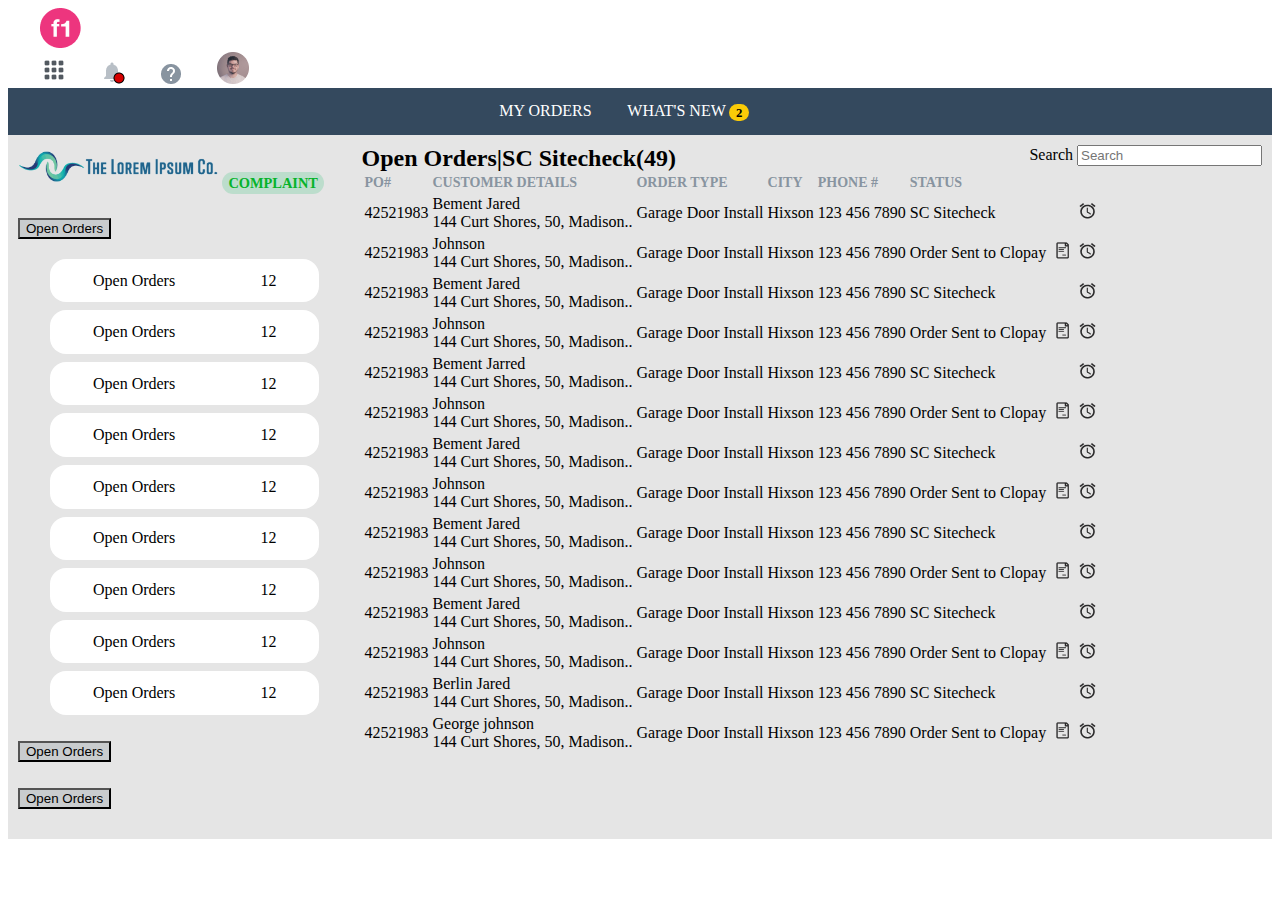
<file: index.html>
<!DOCTYPE html>
<html lang="en">
	<head>
		<meta charset="utf-8" />
		<meta name="viewport" content="width=device-width, initial-scale=1" />
		<title>Bootstrap demo</title>
		<link
			href="https://cdn.jsdelivr.net/npm/bootstrap@5.2.2/dist/css/bootstrap.min.css"
			rel="stylesheet"
			integrity="sha384-Zenh87qX5JnK2Jl0vWa8Ck2rdkQ2Bzep5IDxbcnCeuOxjzrPF/et3URy9Bv1WTRi"
			crossorigin="anonymous"
		/>
		<link rel="stylesheet" href="style.css" />
	</head>
	<body>
		<nav class="navbar bg-dark">
			<div class="container-fluid">
				<a class="navbar-brand text-light"
					><img src="./Assests/logo 2.png"
				/></a>
				<form class="d-flex" role="search">
					<a href=""><img src="./Assests/Group 115.png" /></a>
					<a href=""
						><img src="./Assests/baseline-notifications-24px copy 2.png"
					/></a>
					<a href=""><img src="./Assests/Shape.png" /></a>
					<a href=""><img src="./Assests/Oval Copy 2.png" /></a>
				</form>
			</div>
		</nav>
		<div class="sub-nav">
			<div class="container-fluid">
				<a href="">My Orders</a>
				<a href="order.html">What's New <span>2</span></a>
			</div>
		</div>
		<section class="dashboard">
			<div class="grid-container">
				<div class="">
					<img src="./Assests/Bitmap.png" width="200" alt="" />
					<span class="tag">Complaint</span>
					<div id="orders-accordion">
						<div class="accordion" id="accordionExample">
							<div class="accordion-item" style="background-color: transparent;">
								<h2 class="accordion-header" id="headingOne">
									<button
										class="accordion-button"
										type="button"
										data-bs-toggle="collapse"
										data-bs-target="#collapseOne"
										aria-expanded="true"
										aria-controls="collapseOne"
									>
										Open Orders
									</button>
								</h2>
								<div
									id="collapseOne"
									class="accordion-collapse collapse show"
									aria-labelledby="headingOne"
									data-bs-parent="#accordionExample"
								>
									<div class="accordion-body">
										<div class="box">
											<div class="head">Open Orders</div>
											<div class="num">12</div>
										</div>
										<div class="box">
											<div class="head">Open Orders</div>
											<div class="num">12</div>
										</div>
										<div class="box">
											<div class="head">Open Orders</div>
											<div class="num">12</div>
										</div>
										<div class="box">
											<div class="head">Open Orders</div>
											<div class="num">12</div>
										</div>
										<div class="box">
											<div class="head">Open Orders</div>
											<div class="num">12</div>
										</div>
										<div class="box">
											<div class="head">Open Orders</div>
											<div class="num">12</div>
										</div>
										<div class="box">
											<div class="head">Open Orders</div>
											<div class="num">12</div>
										</div>
										<div class="box">
											<div class="head">Open Orders</div>
											<div class="num">12</div>
										</div>
										<div class="box">
											<div class="head">Open Orders</div>
											<div class="num">12</div>
										</div>
									</div>
								</div>
							</div>
							<div class="accordion-item">
								<h2 class="accordion-header" id="headingTwo">
									<button
										class="accordion-button collapsed"
										type="button"
										data-bs-toggle="collapse"
										data-bs-target="#collapseTwo"
										aria-expanded="false"
										aria-controls="collapseTwo"
									>
										Open Orders
									</button>
								</h2>
								<div
									id="collapseTwo"
									class="accordion-collapse collapse"
									aria-labelledby="headingTwo"
									data-bs-parent="#accordionExample"
								></div>
							</div>
							<div class="accordion-item">
								<h2 class="accordion-header" id="headingThree">
									<button
										class="accordion-button collapsed"
										type="button"
										data-bs-toggle="collapse"
										data-bs-target="#collapseThree"
										aria-expanded="false"
										aria-controls="collapseThree"
									>
										Open Orders
									</button>
								</h2>
								<div
									id="collapseThree"
									class="accordion-collapse collapse"
									aria-labelledby="headingThree"
									data-bs-parent="#accordionExample"
								></div>
							</div>
						</div>
					</div>
				</div>
				<div class="item1">
					<div class="sub-item">
					<div class="heading">
						Open Orders|SC Sitecheck(49)
					</div>
					<div class="forms">
						<label for="inputPassword2" class="visually-hidden">Search</label>
						<input type="text" id="myinput" class="form-control" id="inputPassword2" placeholder="Search" onkeyup="SearchFunc()">
					</div>
				</div>
				
					<table class="table table-striped" id="mytable">
						<thead>
							<tr>
								<td scope="col" class="table-head">PO#</td>
								<td scope="col" class="table-head">Customer Details</td>
								<td scope="col" class="table-head">Order Type</td>
								<td scope="col" class="table-head">City</td>
								<td scope="col" class="table-head">Phone #</td>
								<td scope="col" class="table-head">Status</td>
							
							</tr>
						</thead>
						<tbody>
							<tr>
								<td>42521983</td>

								<td>Bement Jared
									<br>
									144 Curt Shores, 50, Madison..</td>
								<td>Garage Door Install</td>
								<td>Hixson</td>
								<td>123 456 7890</td>
								<td>SC Sitecheck</td>
								<td></td>
								<td><img src="./Assests/Shape1.png" alt=""></td>
							</tr>
							<tr>
								<td>42521983</td>
								<td>Johnson
									<br>
									144 Curt Shores, 50, Madison..
								</td>
								<td>Garage Door Install</td>
								<td>Hixson</td>
								<td>123 456 7890</td>
								<td>Order Sent to Clopay</td>
								<td><img src="./Assests/Group 4 Copy.png" alt=""></td>
								<td><img src="./Assests/Shape1.png" alt=""></td>
							</tr>
							<tr>
								<td>42521983</td>

								<td>Bement Jared
									<br>
									144 Curt Shores, 50, Madison..</td>
								<td>Garage Door Install</td>
								<td>Hixson</td>
								<td>123 456 7890</td>
								<td>SC Sitecheck</td>
								<td></td>
								<td><img src="./Assests/Shape1.png" alt=""></td>
							</tr>
							<tr>
								<td>42521983</td>
								<td>Johnson
									<br>
									144 Curt Shores, 50, Madison..
								</td>
								<td>Garage Door Install</td>
								<td>Hixson</td>
								<td>123 456 7890</td>
								<td>Order Sent to Clopay</td>
								<td><img src="./Assests/Group 4 Copy.png" alt=""></td>
								<td><img src="./Assests/Shape1.png" alt=""></td>
							</tr>
							<tr>
								<td>42521983</td>

								<td>Bement Jarred
									<br>
									144 Curt Shores, 50, Madison..</td>
								<td>Garage Door Install</td>
								<td>Hixson</td>
								<td>123 456 7890</td>
								<td>SC Sitecheck</td>
								<td></td>
								<td><img src="./Assests/Shape1.png" alt=""></td>
							</tr>
							<tr>
								<td>42521983</td>
								<td>Johnson
									<br>
									144 Curt Shores, 50, Madison..
								</td>
								<td>Garage Door Install</td>
								<td>Hixson</td>
								<td>123 456 7890</td>
								<td>Order Sent to Clopay</td>
								<td><img src="./Assests/Group 4 Copy.png" alt=""></td>
								<td><img src="./Assests/Shape1.png" alt=""></td>
							</tr>
							<tr>
								<td>42521983</td>

								<td>Bement Jared
									<br>
									144 Curt Shores, 50, Madison..</td>
								<td>Garage Door Install</td>
								<td>Hixson</td>
								<td>123 456 7890</td>
								<td>SC Sitecheck</td>
								<td></td>
								<td><img src="./Assests/Shape1.png" alt=""></td>
							</tr>
							<tr>
								<td>42521983</td>
								<td>Johnson
									<br>
									144 Curt Shores, 50, Madison..
								</td>
								<td>Garage Door Install</td>
								<td>Hixson</td>
								<td>123 456 7890</td>
								<td>Order Sent to Clopay</td>
								<td><img src="./Assests/Group 4 Copy.png" alt=""></td>
								<td><img src="./Assests/Shape1.png" alt=""></td>
							</tr>
							<tr>
								<td>42521983</td>

								<td>Bement Jared
									<br>
									144 Curt Shores, 50, Madison..</td>
								<td>Garage Door Install</td>
								<td>Hixson</td>
								<td>123 456 7890</td>
								<td>SC Sitecheck</td>
								<td></td>
								<td><img src="./Assests/Shape1.png" alt=""></td>
							</tr>
							<tr>
								<td>42521983</td>
								<td>Johnson
									<br>
									144 Curt Shores, 50, Madison..
								</td>
								<td>Garage Door Install</td>
								<td>Hixson</td>
								<td>123 456 7890</td>
								<td>Order Sent to Clopay</td>
								<td><img src="./Assests/Group 4 Copy.png" alt=""></td>
								<td><img src="./Assests/Shape1.png" alt=""></td>
							</tr>
							<tr>
								<td>42521983</td>

								<td>Bement Jared
									<br>
									144 Curt Shores, 50, Madison..</td>
								<td>Garage Door Install</td>
								<td>Hixson</td>
								<td>123 456 7890</td>
								<td>SC Sitecheck</td>
								<td></td>
								<td><img src="./Assests/Shape1.png" alt=""></td>
							</tr>
							<tr>
								<td>42521983</td>
								<td>Johnson
									<br>
									144 Curt Shores, 50, Madison..
								</td>
								<td>Garage Door Install</td>
								<td>Hixson</td>
								<td>123 456 7890</td>
								<td>Order Sent to Clopay</td>
								<td><img src="./Assests/Group 4 Copy.png" alt=""></td>
								<td><img src="./Assests/Shape1.png" alt=""></td>
							</tr>
							<tr>
								<td>42521983</td>

								<td>Berlin Jared
									<br>
									144 Curt Shores, 50, Madison..</td>
								<td>Garage Door Install</td>
								<td>Hixson</td>
								<td>123 456 7890</td>
								<td>SC Sitecheck</td>
								<td></td>
								<td><img src="./Assests/Shape1.png" alt=""></td>
							</tr>
							<tr>
								<td>42521983</td>
								<td>George johnson
									<br>
									144 Curt Shores, 50, Madison..
								</td>
								<td>Garage Door Install</td>
								<td>Hixson</td>
								<td>123 456 7890</td>
								<td>Order Sent to Clopay</td>
								<td><img src="./Assests/Group 4 Copy.png" alt=""></td>
								<td><img src="./Assests/Shape1.png" alt=""></td>
							</tr>
						</tbody>
					</table>
				</div>
			</div>
		</section>

		<script
			src="https://cdn.jsdelivr.net/npm/bootstrap@5.2.2/dist/js/bootstrap.bundle.min.js"
			integrity="sha384-OERcA2EqjJCMA+/3y+gxIOqMEjwtxJY7qPCqsdltbNJuaOe923+mo//f6V8Qbsw3"
			crossorigin="anonymous"
		>	

	</script>
	<script src="script.js"></script>
	</body>
</html>
</file>
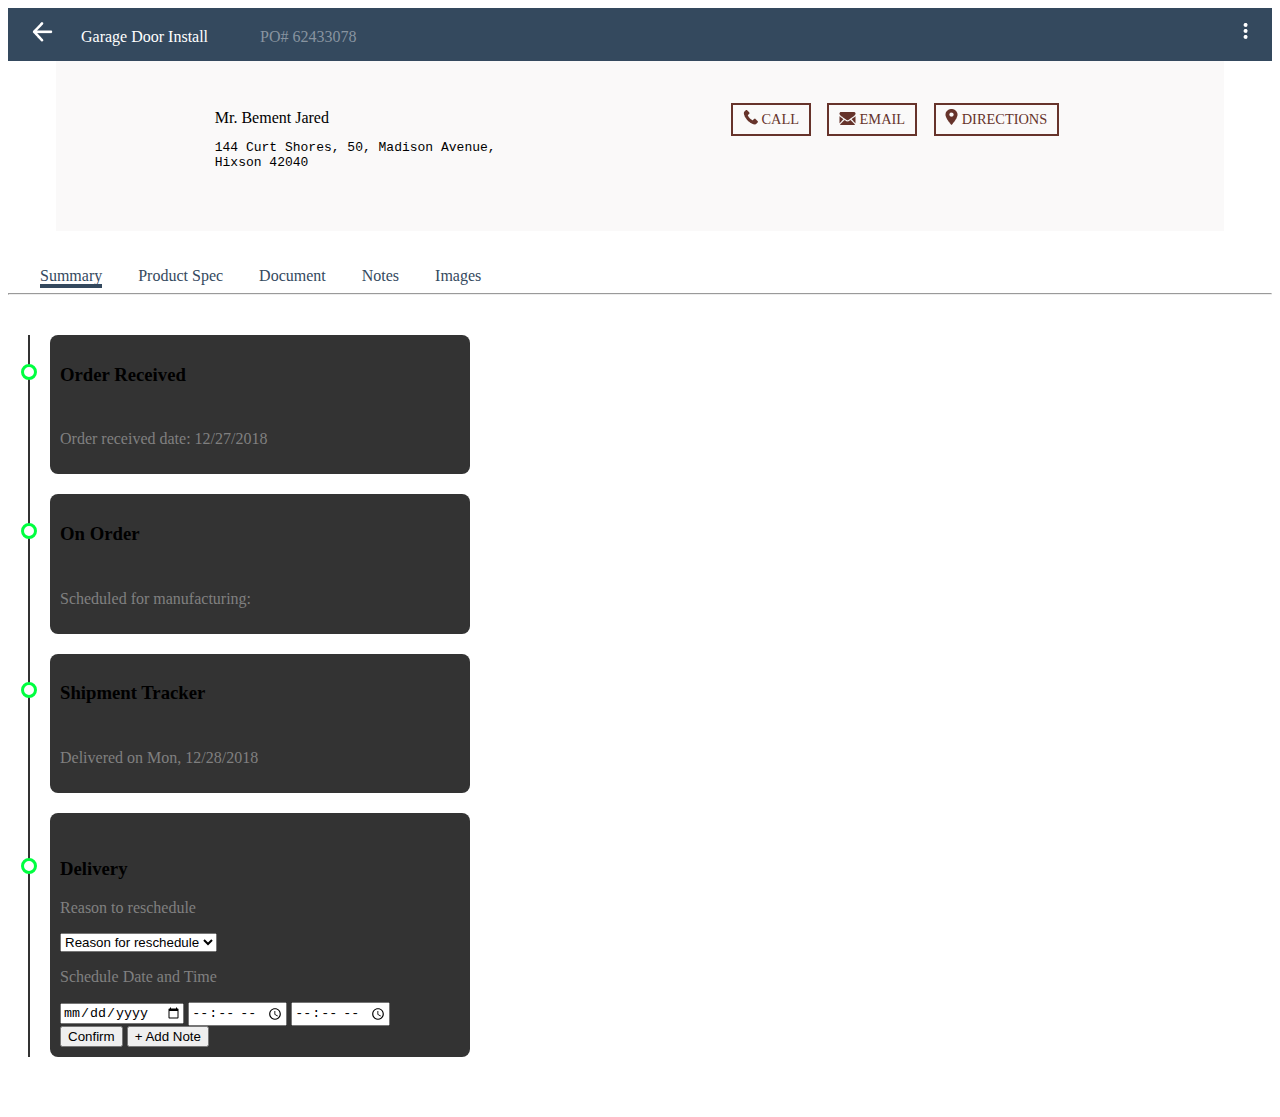
<file: order.html>
<!DOCTYPE html>
<html lang="en">
	<head>
		<meta charset="UTF-8" />
		<meta http-equiv="X-UA-Compatible" content="IE=edge" />
		<meta name="viewport" content="width=device-width, initial-scale=1.0" />
		<title>Document</title>
		<link rel="stylesheet" href="style.css" />
        <link
        href="https://cdn.jsdelivr.net/npm/bootstrap@5.2.2/dist/css/bootstrap.min.css"
        rel="stylesheet"
        integrity="sha384-Zenh87qX5JnK2Jl0vWa8Ck2rdkQ2Bzep5IDxbcnCeuOxjzrPF/et3URy9Bv1WTRi"
        crossorigin="anonymous"
    />
	</head>
	<body>
		<nav class="nav">
			<div>
				<img src="./Assests/Path.png" alt="" />
				<a href="">Garage Door Install</a>
				<a href="" style="color:
				#8894A0">PO# 62433078</a>
			</div>
			<div>
				<img src="./Assests/nav.png" alt="" />
			</div>
		</nav>
		<section class="section-one">
			<div class="contact">
				<div class="contact-add">
					<div class="name font-weight-bold">Mr. Bement Jared</div>
					<div class="address">
						<pre>
144 Curt Shores, 50, Madison Avenue, 
Hixson 42040</pre>
					</div>
				</div>
				<div class="contact-us">
					<a href=""> <img src="./Assests/Combined Shape.png" />        call</a>
					<a href=""
						><img
							src="./Assests/black-back-closed-envelope-shape.png"
						/>       email</a
					>
					<a href=""><img src="./Assests/location.png" />           directions</a>
				</div>
			</div>
		</section>
		<br>
		<br>
		<section class="section-two">
			<div class="navbar">
				<a href="" class="active">Summary</a>
				<a href="">Product Spec</a>
				<a href="">Document</a>
				<a href="">Notes</a>
				<a href="">Images</a>
			</div>
			<hr />
			<div class="timeline">
				<div class="outer">
					<div class="card">
						<div class="info">
							<h3 class="title">Order Received</h3>
							<p>Order received date: 12/27/2018</p>
						</div>
					</div>
					<div class="card">
						<div class="info">
							<h3 class="title">On Order</h3>
							<p>Scheduled for manufacturing:</p>
						</div>
					</div>
					<div class="card">
						<div class="info">
							<h3 class="title">Shipment Tracker</h3>
							<p>Delivered on Mon, 12/28/2018</p>
						</div>
					</div>
					<div class="card">
						<p class="info">
							<h3 class="title">Delivery</h3>
							<p>Reason to reschedule</p>
                            <select class="form-select mb-3" aria-label="Default select example">
                                <option selected>Reason for reschedule</option>
                                <option value="1">One</option>
                                <option value="2">Two</option>
                                <option value="3">Three</option>
                              </select>
                              <p>Schedule Date and Time</p>
                              <form>
                                <div class="d-flex">
                              <input type="date" class="form-control" class="schdate" placeholder="Search">
                              <input type="time" class="form-control" class="schdate" placeholder="Search">
                              <input type="time" class="form-control" class="schdate" placeholder="Search">
                            </div>
                              <div class="d-flex">
                              <button class="btn btn-outline-success my-3 me-2" type="submit">Confirm</button>
                              <button class="btn btn-outline-success my-3" type="submit"> + Add Note</button>
                            </div>
                            </form>
						</div>
					</div>

				</div>
			</div>
		</section>
	</body>
</html>
</file>
<file: style.css>
.navbar a {
	margin-left: 2rem;
}
.sub-nav {
	text-align: center;
	background-color: #34495e;
	padding-block: 0.9rem;
}
.sub-nav a {
	color: #fff;
	margin-right: 2rem;
	text-decoration: none;
	text-transform: uppercase;
}
.sub-nav a:hover {
	padding-bottom: 0.8rem;
	border-bottom: 4px solid #fbcb07 !important;
}
.sub-nav a span {
	background-color: #fbcb07;
	border-radius: 5rem;
	padding: 0.1rem 0.4rem;
	color: black;
	font-size: 0.8rem;
	font-weight: bold;
}
.dashboard {
	background-color: #e5e5e5;
}
.grid-container {
	display: grid;
	grid-template-columns: auto auto auto;
	gap: 10px;
	padding: 10px;
}

.item1 {
	grid-column-start: 2;
	grid-column-end: 8;
}
.tag {
	color: #06b32a;
	background-color: rgb(26, 188, 107, 0.2);
	font-weight: bold;
	border-radius: 4rem;
	padding: 0.2rem 0.4rem;
	text-transform: uppercase;
	font-size: 0.9rem;
}
.accordion-body {
	margin: 0 2rem;
}
.accordion-body .box {
	display: flex;
	justify-content: space-around;
	background-color: #fff;
	padding: 0.8rem 0.02rem;
	margin-bottom: 0.5rem;
	border-radius: 1rem;
}
.accordion-header button {
	background-color: #c9ccce;
}
.sub-item {
	display: flex;
	justify-content: space-between;
}
.heading {
	font-weight: bold;
	font-size: 1.5rem;
}
.table-head {
	font-family: Helvetica Neue;
	font-size: 14px;
	font-weight: 700;
	color: #8894a0;
	text-transform: uppercase;
}
/* Timeline Container */
.timeline {
	background: var(--primary-color);
	margin: 20px auto;
	padding: 20px;
}

/* Outer Layer with the timeline border */
.outer {
	border-left: 2px solid #333;
}

/* Card container */
.card {
	position: relative;
	margin: 0 0 20px 20px;
	padding: 10px;
	background: #333;
	color: gray;
	border-radius: 8px;
	max-width: 400px;
}

/* Information about the timeline */
.info {
	display: flex;
	flex-direction: column;
	gap: 10px;
}

/* Title of the card */
.title {
	color: black;
	position: relative;
}

/* Timeline dot  */
.title::before {
	content: "";
	position: absolute;
	width: 10px;
	height: 10px;
	background: white;
	border-radius: 999px;
	left: -39px;
	border: 3px solid rgb(0, 255, 64);
}
.section-one {
	background-color: rgb(250, 249, 249);
	margin: 0 3rem;
	padding: 3rem;
}
.contact {
	display: flex;
	justify-content: space-around;
}
.contact-us a {
	text-decoration: none;
	color: #66332b;
	text-transform: uppercase;
	border: 2px solid #66332b;
	margin: 0 0.4rem;
	padding: 0.4rem 0.6rem;
	font-size: 0.9rem;
}
.nav {
	background-color: #34495e;
	display: flex;
	justify-content: space-between;
	padding: 0.9rem 1.5rem;
}
.nav a {
	color: white;
	margin: 0 1.5rem;
	text-decoration: none;
}
.navbar a {
	color: #34495e;
	text-decoration: none;
}
.active {
	border-bottom: 0.3rem #34495e solid;
}
</file>
